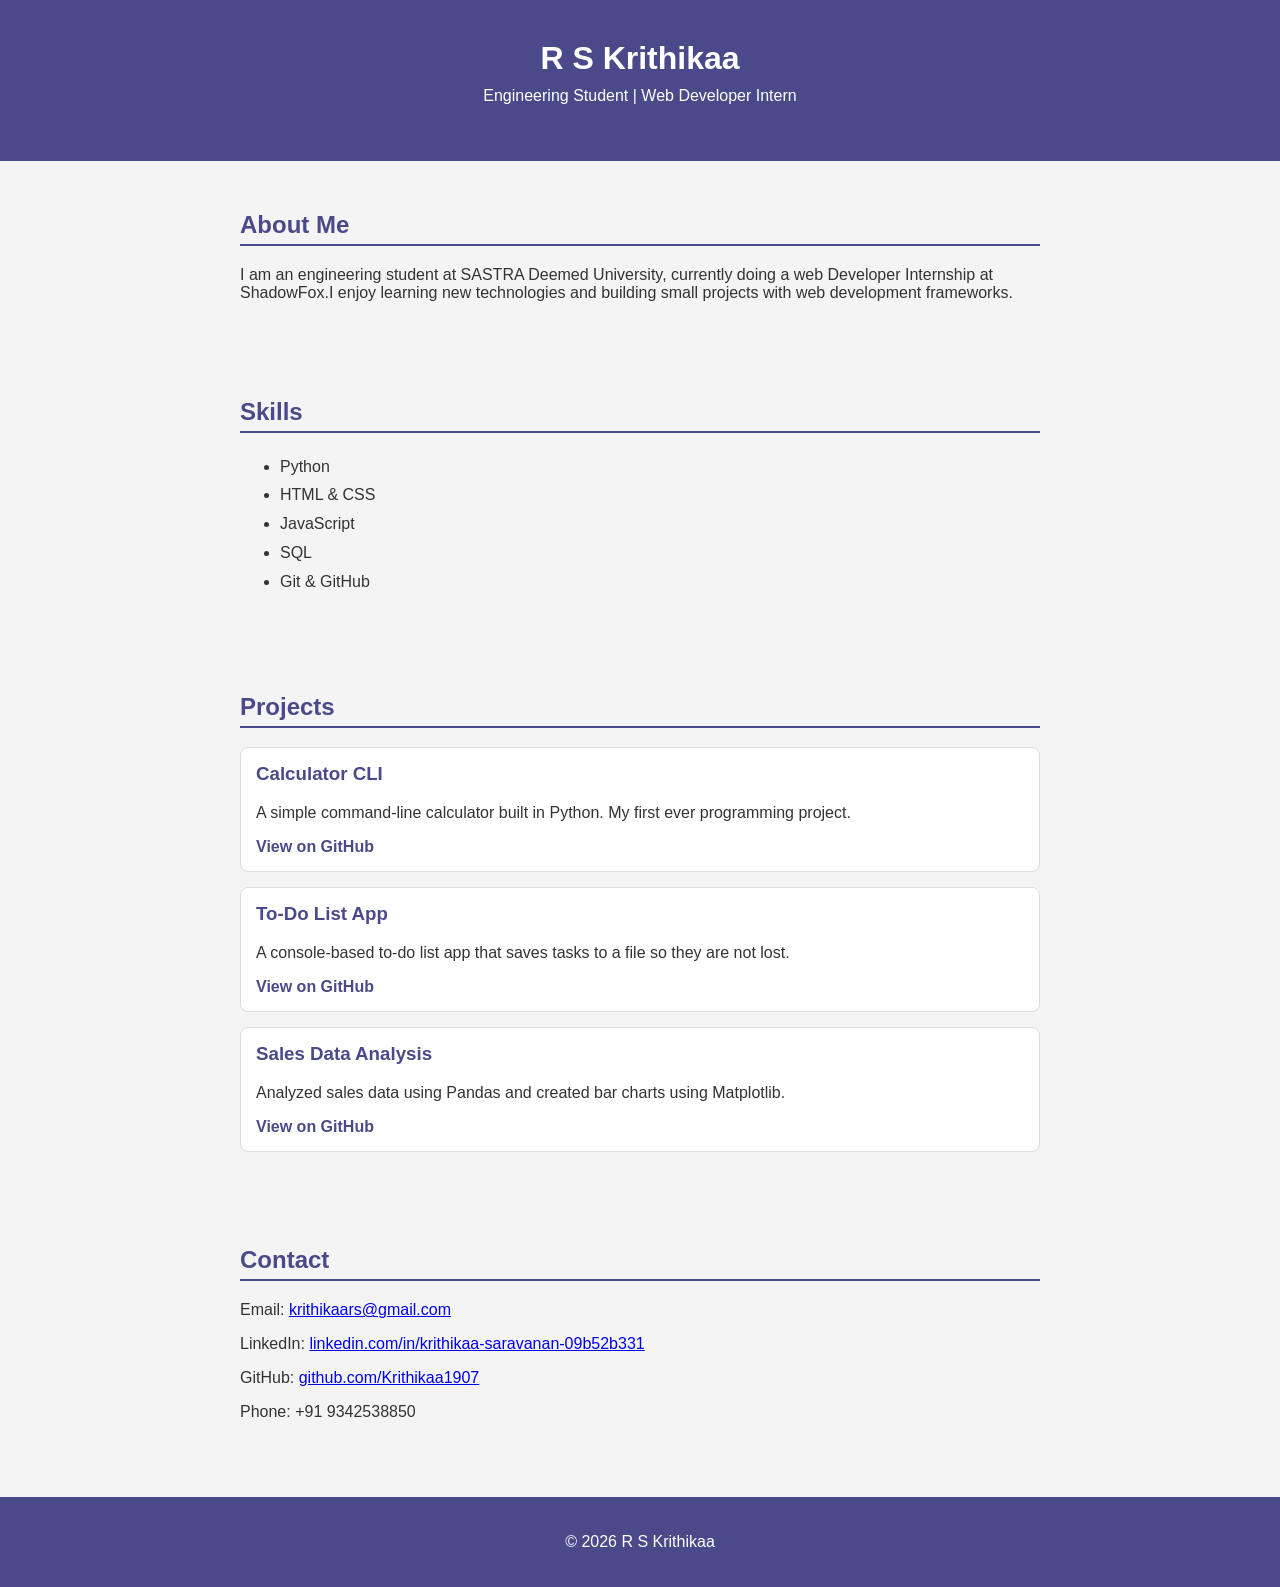
<file: index.html>
<!DOCTYPE html>
<html lang="en">
<head>
<meta charset="UTF-8">
<meta name="viewport" content="width=device-width, initial-scale=1.0">
<title>R S Krithikaa - Portfolio</title>
<style>
  body {
    font-family: Arial, sans-serif;
    margin: 0;
    padding: 0;
    background-color: #f4f4f4;
    color: #333;
  }

  header {
    background-color: #4a4a8a;
    color: white;
    text-align: center;
    padding: 40px 20px;
  }

  header h1 {
    margin: 0;
    font-size: 2rem;
  }

  header p {
    margin-top: 10px;
    font-size: 1rem;
  }

  section {
    padding: 30px 20px;
    max-width: 800px;
    margin: 0 auto;
  }

  h2 {
    color: #4a4a8a;
    border-bottom: 2px solid #4a4a8a;
    padding-bottom: 5px;
  }

  ul {
    line-height: 1.8;
  }

  .project {
    background-color: white;
    border: 1px solid #ddd;
    border-radius: 8px;
    padding: 15px;
    margin-bottom: 15px;
  }

  .project h3 {
    margin-top: 0;
    color: #4a4a8a;
  }

  .project a {
    color: #4a4a8a;
    text-decoration: none;
    font-weight: bold;
  }

  footer {
    text-align: center;
    padding: 20px;
    background-color: #4a4a8a;
    color: white;
    margin-top: 30px;
  }

  /* Simple responsive fix for mobile */
  @media (max-width: 600px) {
    header h1 {
      font-size: 1.5rem;
    }
  }
</style>
</head>
<body>

<header>
  <h1>R S Krithikaa</h1>
  <p>Engineering Student | Web Developer Intern</p>
</header>

<section id="about">
  <h2>About Me</h2>
  <p>I am an engineering student at SASTRA Deemed University, currently doing a web Developer Internship at ShadowFox.I enjoy learning new technologies and building small projects with web development frameworks.</p>
</section>

<section id="skills">
  <h2>Skills</h2>
  <ul>
    <li>Python</li>
    <li>HTML &amp; CSS</li>
    <li>JavaScript</li>
    <li>SQL</li>
    <li>Git &amp; GitHub</li>
  </ul>
</section>

<section id="projects">
  <h2>Projects</h2>

  <div class="project">
    <h3>Calculator CLI</h3>
    <p>A simple command-line calculator built in Python. My first ever programming project.</p>
    <a href="https://github.com/Krithikaa1907/calculator-cli" target="_blank">View on GitHub</a>
  </div>

  <div class="project">
    <h3>To-Do List App</h3>
    <p>A console-based to-do list app that saves tasks to a file so they are not lost.</p>
    <a href="https://github.com/Krithikaa1907/todo-list-app" target="_blank">View on GitHub</a>
  </div>

  <div class="project">
    <h3>Sales Data Analysis</h3>
    <p>Analyzed sales data using Pandas and created bar charts using Matplotlib.</p>
    <a href="https://github.com/Krithikaa1907/sales-data-analysis" target="_blank">View on GitHub</a>
  </div>

</section>

<section id="contact">
  <h2>Contact</h2>
  <p>Email: <a href="mailto:krithikaars@gmail.com">krithikaars@gmail.com</a></p>
  <p>LinkedIn: <a href="https://www.linkedin.com/in/krithikaa-saravanan-09b52b331?utm_source=share_via&utm_content=profile&utm_medium=member_android" target="_blank">linkedin.com/in/krithikaa-saravanan-09b52b331</a></p>
  <p>GitHub: <a href="https://github.com/Krithikaa1907" target="_blank">github.com/Krithikaa1907</a></p>
  <p>Phone: +91 9342538850</p>
</section>

<footer>
  <p>&copy; 2026 R S Krithikaa</p>
</footer>

</body>
</html>
</file>
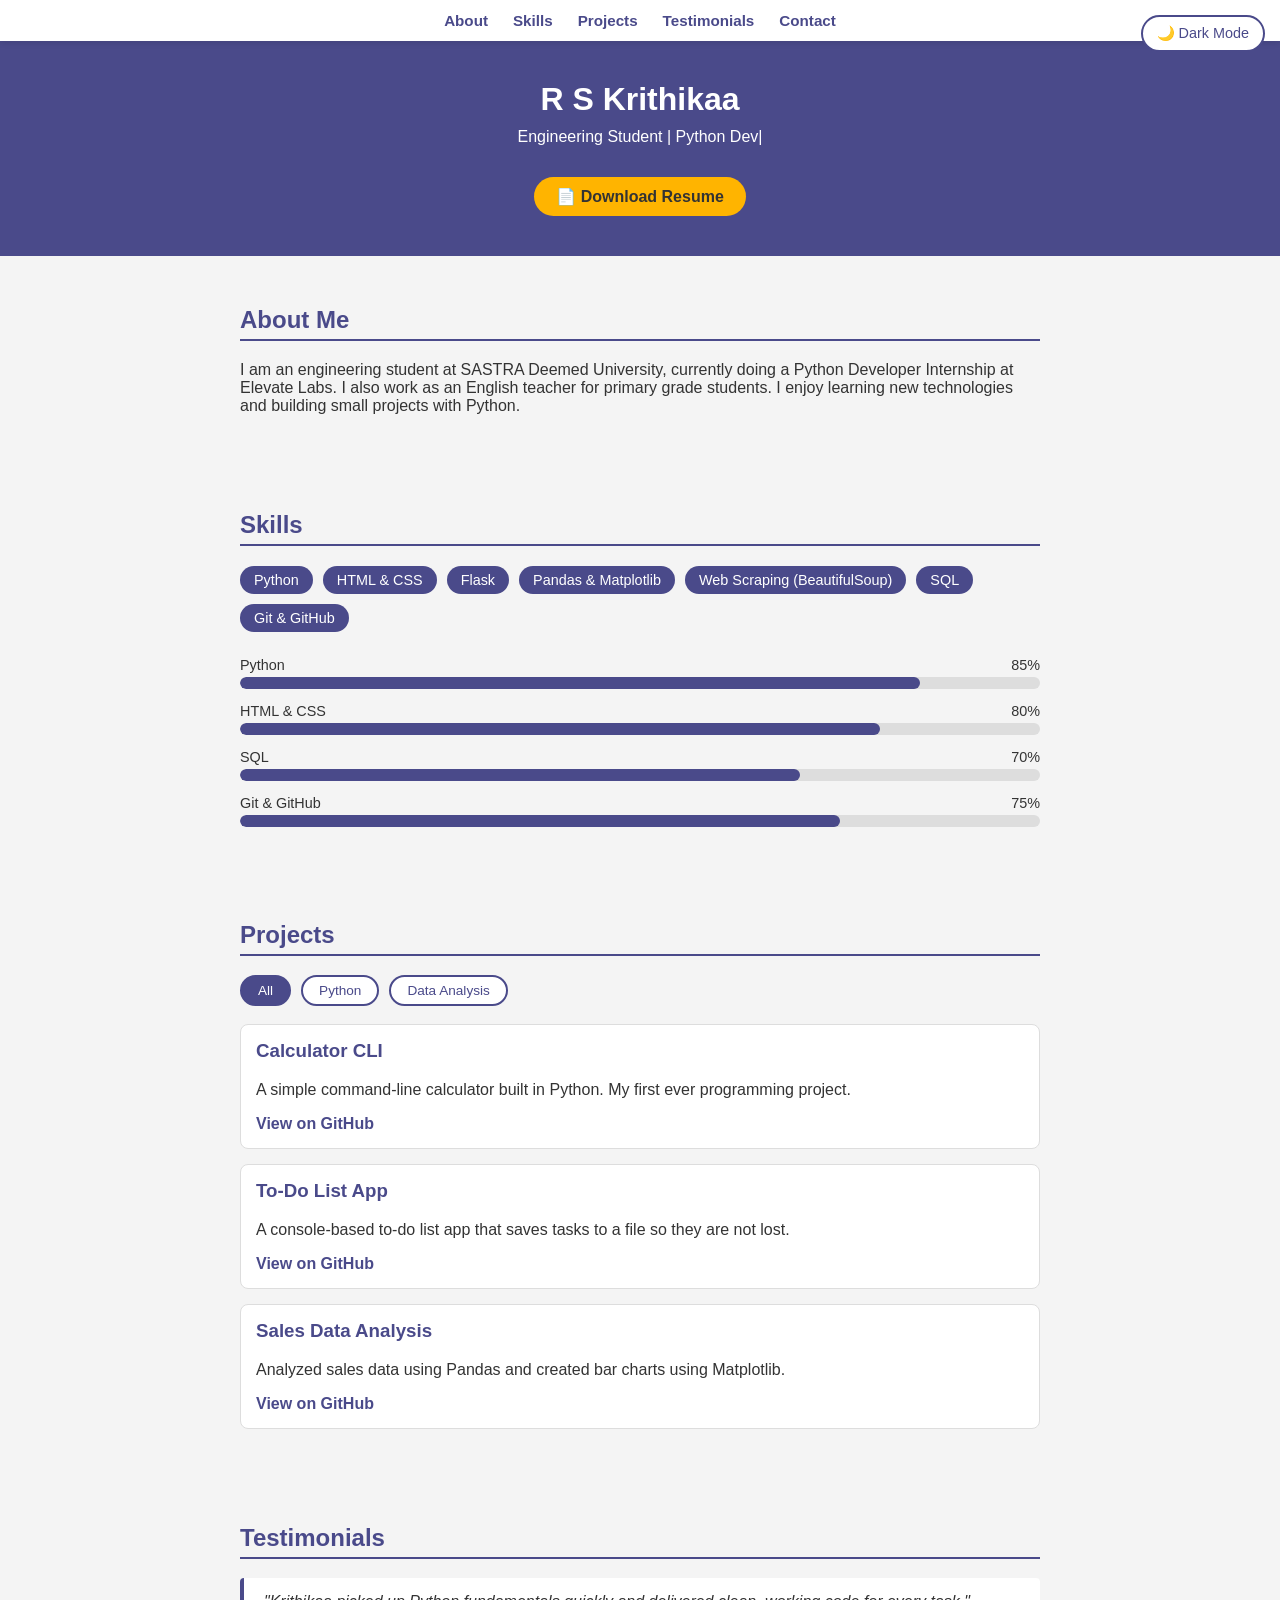
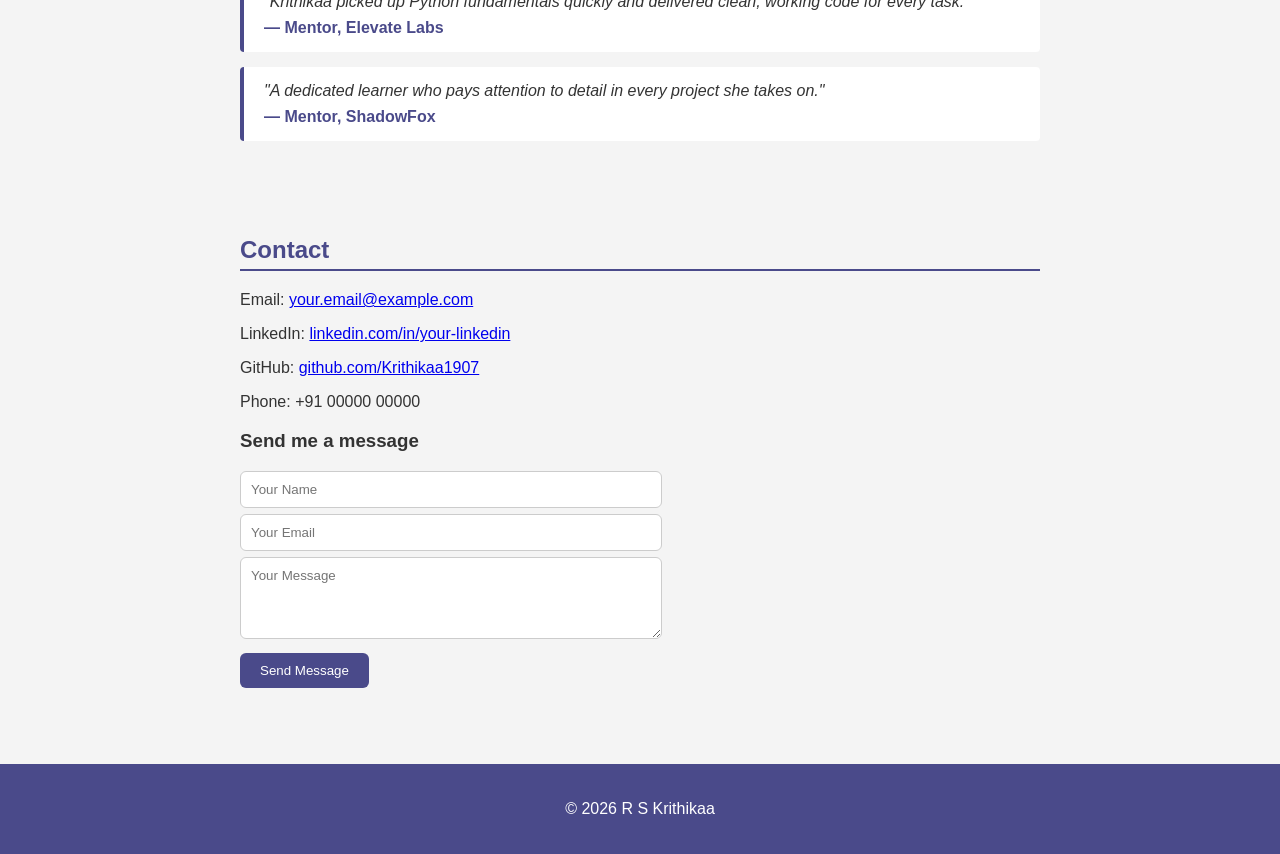
<file: Task1-Portfolio-website/index.html>
<!DOCTYPE html>
<html lang="en">
<head>
<meta charset="UTF-8">
<meta name="viewport" content="width=device-width, initial-scale=1.0">
<title>R S Krithikaa - Portfolio</title>
<style>
  /* ===== SAME BASE STYLES AS BEFORE ===== */
  body {
    font-family: Arial, sans-serif;
    margin: 0;
    padding: 0;
    background-color: #f4f4f4;
    color: #333;
    /* NEW: smooth theme switching */
    transition: background-color 0.3s, color 0.3s;
  }

  header {
    background-color: #4a4a8a;
    color: white;
    text-align: center;
    padding: 40px 20px;
  }

  header h1 {
    margin: 0;
    font-size: 2rem;
  }

  header p {
    margin-top: 10px;
    font-size: 1rem;
  }

  section {
    padding: 30px 20px;
    max-width: 800px;
    margin: 0 auto;
  }

  h2 {
    color: #4a4a8a;
    border-bottom: 2px solid #4a4a8a;
    padding-bottom: 5px;
  }

  ul {
    line-height: 1.8;
  }

  .project {
    background-color: white;
    border: 1px solid #ddd;
    border-radius: 8px;
    padding: 15px;
    margin-bottom: 15px;
    /* NEW: hover effect */
    transition: transform 0.2s, box-shadow 0.2s;
  }

  /* NEW: project card lifts up on hover */
  .project:hover {
    transform: translateY(-4px);
    box-shadow: 0 6px 12px rgba(0,0,0,0.15);
  }

  .project h3 {
    margin-top: 0;
    color: #4a4a8a;
  }

  .project a {
    color: #4a4a8a;
    text-decoration: none;
    font-weight: bold;
  }

  footer {
    text-align: center;
    padding: 20px;
    background-color: #4a4a8a;
    color: white;
    margin-top: 30px;
  }

  @media (max-width: 600px) {
    header h1 {
      font-size: 1.5rem;
    }
  }

  /* ===== NEW: DARK MODE STYLES ===== */
  body.dark-mode {
    background-color: #1a1a2e;
    color: #e8e8e8;
  }

  body.dark-mode .project {
    background-color: #24243e;
    border-color: #3a3a5a;
  }

  body.dark-mode h2 {
    color: #a8a8e8;
    border-bottom-color: #a8a8e8;
  }

  body.dark-mode .project a {
    color: #a8a8e8;
  }

  /* NEW: dark mode toggle button */
  #themeToggle {
    position: fixed;
    top: 15px;
    right: 15px;
    background-color: white;
    border: 2px solid #4a4a8a;
    color: #4a4a8a;
    padding: 8px 14px;
    border-radius: 20px;
    cursor: pointer;
    font-size: 0.9rem;
    z-index: 100;
  }

  /* NEW: back to top button */
  #backToTop {
    position: fixed;
    bottom: 20px;
    right: 20px;
    background-color: #4a4a8a;
    color: white;
    border: none;
    padding: 12px 16px;
    border-radius: 50%;
    cursor: pointer;
    font-size: 1.2rem;
    display: none;
  }

  /* NEW: skill tag pills instead of plain bullet list */
  .skills-container {
    display: flex;
    flex-wrap: wrap;
    gap: 10px;
  }

  .skill-tag {
    background-color: #4a4a8a;
    color: white;
    padding: 6px 14px;
    border-radius: 20px;
    font-size: 0.9rem;
  }

  body.dark-mode .skill-tag {
    background-color: #a8a8e8;
    color: #1a1a2e;
  }

  /* NEW: sticky navigation bar */
  #navbar {
    position: sticky;
    top: 0;
    background-color: white;
    box-shadow: 0 2px 6px rgba(0,0,0,0.1);
    display: flex;
    justify-content: center;
    gap: 25px;
    padding: 12px;
    z-index: 50;
  }

  body.dark-mode #navbar {
    background-color: #24243e;
  }

  #navbar a {
    color: #4a4a8a;
    text-decoration: none;
    font-weight: bold;
    font-size: 0.95rem;
  }

  body.dark-mode #navbar a {
    color: #a8a8e8;
  }

  #navbar a:hover {
    text-decoration: underline;
  }

  /* NEW: scroll progress bar at the very top of the page */
  #progressBar {
    position: fixed;
    top: 0;
    left: 0;
    height: 4px;
    background-color: #ffb400;
    width: 0%;
    z-index: 200;
  }

  /* NEW: fade-in animation when sections scroll into view */
  section {
    opacity: 0;
    transform: translateY(20px);
    transition: opacity 0.6s ease-out, transform 0.6s ease-out;
  }

  section.visible {
    opacity: 1;
    transform: translateY(0);
  }

  /* NEW: typing cursor effect for the header tagline */
  #typedText::after {
    content: "|";
    animation: blink 0.7s infinite;
  }

  @keyframes blink {
    0%, 50% { opacity: 1; }
    51%, 100% { opacity: 0; }
  }

  /* NEW: contact form styling */
  #contactForm input,
  #contactForm textarea {
    width: 100%;
    max-width: 400px;
    padding: 10px;
    margin: 6px 0;
    border-radius: 6px;
    border: 1px solid #ccc;
    font-family: inherit;
    display: block;
  }

  #contactForm button {
    background-color: #4a4a8a;
    color: white;
    border: none;
    padding: 10px 20px;
    border-radius: 6px;
    cursor: pointer;
    margin-top: 8px;
  }

  #contactForm button:hover {
    background-color: #38386a;
  }

  #formMessage {
    margin-top: 10px;
    font-weight: bold;
    color: green;
  }

  /* NEW: skill progress bars */
  .skill-bar-item {
    margin-bottom: 14px;
  }

  .skill-bar-label {
    display: flex;
    justify-content: space-between;
    margin-bottom: 4px;
    font-size: 0.9rem;
  }

  .skill-bar-track {
    background-color: #ddd;
    border-radius: 10px;
    height: 12px;
    overflow: hidden;
  }

  body.dark-mode .skill-bar-track {
    background-color: #3a3a5a;
  }

  .skill-bar-fill {
    background-color: #4a4a8a;
    height: 100%;
    width: 0%; /* JS animates this to the real value */
    border-radius: 10px;
    transition: width 1.2s ease-out;
  }

  body.dark-mode .skill-bar-fill {
    background-color: #a8a8e8;
  }

  /* NEW: project filter buttons */
  .filter-buttons {
    display: flex;
    gap: 10px;
    flex-wrap: wrap;
    margin-bottom: 18px;
  }

  .filter-btn {
    background-color: white;
    border: 2px solid #4a4a8a;
    color: #4a4a8a;
    padding: 6px 16px;
    border-radius: 20px;
    cursor: pointer;
    font-size: 0.85rem;
  }

  .filter-btn.active,
  .filter-btn:hover {
    background-color: #4a4a8a;
    color: white;
  }

  body.dark-mode .filter-btn {
    background-color: #24243e;
    border-color: #a8a8e8;
    color: #a8a8e8;
  }

  body.dark-mode .filter-btn.active,
  body.dark-mode .filter-btn:hover {
    background-color: #a8a8e8;
    color: #1a1a2e;
  }

  /* NEW: hide projects that don't match the selected filter */
  .project.hidden {
    display: none;
  }

  /* NEW: testimonials section */
  .testimonial {
    background-color: white;
    border-left: 4px solid #4a4a8a;
    padding: 15px 20px;
    margin-bottom: 15px;
    border-radius: 4px;
    font-style: italic;
  }

  body.dark-mode .testimonial {
    background-color: #24243e;
    border-left-color: #a8a8e8;
  }

  .testimonial-author {
    display: block;
    margin-top: 8px;
    font-style: normal;
    font-weight: bold;
    color: #4a4a8a;
  }

  body.dark-mode .testimonial-author {
    color: #a8a8e8;
  }

  /* NEW: loading screen shown briefly when the page first opens */
  #loadingScreen {
    position: fixed;
    top: 0;
    left: 0;
    width: 100%;
    height: 100%;
    background-color: #4a4a8a;
    display: flex;
    flex-direction: column;
    align-items: center;
    justify-content: center;
    z-index: 999;
    transition: opacity 0.5s ease-out;
  }

  #loadingScreen.fade-out {
    opacity: 0;
    pointer-events: none;
  }

  .spinner {
    width: 50px;
    height: 50px;
    border: 5px solid rgba(255,255,255,0.3);
    border-top-color: white;
    border-radius: 50%;
    animation: spin 0.8s linear infinite;
  }
  @keyframes spin {
    to { transform: rotate(360deg); }
  }

  #loadingScreen p {
    color: white;
    margin-top: 15px;
    font-size: 1rem;
  }

  /* NEW: page fade-in once loading screen disappears */
  body {
    opacity: 0;
  }

  body.loaded {
    opacity: 1;
    transition: opacity 0.5s ease-in;
  }

  /* NEW: resume download button */
  .resume-btn {
    display: inline-block;
    background-color: #ffb400;
    color: #333;
    text-decoration: none;
    font-weight: bold;
    padding: 10px 22px;
    border-radius: 25px;
    margin-top: 15px;
  }

  .resume-btn:hover {
    background-color: #e6a200;
  }
</style>
</head>
<body>

<!-- NEW: loading screen shown while the page first loads -->
<div id="loadingScreen">
  <div class="spinner"></div>
  <p>Loading portfolio...</p>
</div>

<!-- NEW: Dark/Light mode toggle button -->
<button id="themeToggle" onclick="toggleTheme()">🌙 Dark Mode</button>

<!-- NEW: scroll progress bar -->
<div id="progressBar"></div>

<!-- NEW: sticky nav bar for quick section jumps -->
<div id="navbar">
  <a href="#about">About</a>
  <a href="#skills">Skills</a>
  <a href="#projects">Projects</a>
  <a href="#testimonials">Testimonials</a>
  <a href="#contact">Contact</a>
</div>

<header>
  <h1>R S Krithikaa</h1>
  <!-- NEW: this line now gets "typed out" by JavaScript instead of just appearing -->
  <p id="typedText"></p>
  <!-- NEW: resume download button -->
  <a href="resume.pdf" download class="resume-btn">📄 Download Resume</a>
</header>

<section id="about">
  <h2>About Me</h2>
  <p>I am an engineering student at SASTRA Deemed University, currently doing a Python Developer Internship at Elevate Labs. I also work as an English teacher for primary grade students. I enjoy learning new technologies and building small projects with Python.</p>
</section>

<section id="skills">
  <h2>Skills</h2>
  <!-- NEW: skills shown as tags instead of a plain bullet list -->
  <div class="skills-container">
    <span class="skill-tag">Python</span>
    <span class="skill-tag">HTML &amp; CSS</span>
    <span class="skill-tag">Flask</span>
    <span class="skill-tag">Pandas &amp; Matplotlib</span>
    <span class="skill-tag">Web Scraping (BeautifulSoup)</span>
    <span class="skill-tag">SQL</span>
    <span class="skill-tag">Git &amp; GitHub</span>
  </div>

  <!-- NEW: skill progress bars showing proficiency level -->
  <div style="margin-top: 25px;">
    <div class="skill-bar-item">
      <div class="skill-bar-label"><span>Python</span><span>85%</span></div>
      <div class="skill-bar-track"><div class="skill-bar-fill" data-percent="85"></div></div>
    </div>
    <div class="skill-bar-item">
      <div class="skill-bar-label"><span>HTML &amp; CSS</span><span>80%</span></div>
      <div class="skill-bar-track"><div class="skill-bar-fill" data-percent="80"></div></div>
    </div>
    <div class="skill-bar-item">
      <div class="skill-bar-label"><span>SQL</span><span>70%</span></div>
      <div class="skill-bar-track"><div class="skill-bar-fill" data-percent="70"></div></div>
    </div>
    <div class="skill-bar-item">
      <div class="skill-bar-label"><span>Git &amp; GitHub</span><span>75%</span></div>
      <div class="skill-bar-track"><div class="skill-bar-fill" data-percent="75"></div></div>
    </div>
  </div>
</section>

<section id="projects">
  <h2>Projects</h2>

  <!-- NEW: filter buttons to sort projects by category -->
  <div class="filter-buttons">
    <button class="filter-btn active" onclick="filterProjects('all', this)">All</button>
    <button class="filter-btn" onclick="filterProjects('python', this)">Python</button>
    <button class="filter-btn" onclick="filterProjects('data', this)">Data Analysis</button>
  </div>

  <div class="project" data-category="python">
    <h3>Calculator CLI</h3>
    <p>A simple command-line calculator built in Python. My first ever programming project.</p>
    <a href="https://github.com/Krithikaa1907/calculator-cli" target="_blank">View on GitHub</a>
  </div>

  <div class="project" data-category="python">
    <h3>To-Do List App</h3>
    <p>A console-based to-do list app that saves tasks to a file so they are not lost.</p>
    <a href="https://github.com/Krithikaa1907/todo-list-app" target="_blank">View on GitHub</a>
  </div>

  <div class="project" data-category="data">
    <h3>Sales Data Analysis</h3>
    <p>Analyzed sales data using Pandas and created bar charts using Matplotlib.</p>
    <a href="https://github.com/Krithikaa1907/sales-data-analysis" target="_blank">View on GitHub</a>
  </div>

</section>

<!-- NEW: Testimonials section -->
<section id="testimonials">
  <h2>Testimonials</h2>
  <div class="testimonial">
    "Krithikaa picked up Python fundamentals quickly and delivered clean, working code for every task."
    <span class="testimonial-author">— Mentor, Elevate Labs</span>
  </div>
  <div class="testimonial">
    "A dedicated learner who pays attention to detail in every project she takes on."
    <span class="testimonial-author">— Mentor, ShadowFox</span>
  </div>
</section>

<section id="contact">
  <h2>Contact</h2>
  <p>Email: <a href="mailto:your.email@example.com">your.email@example.com</a></p>
  <p>LinkedIn: <a href="https://linkedin.com/in/your-linkedin" target="_blank">linkedin.com/in/your-linkedin</a></p>
  <p>GitHub: <a href="https://github.com/Krithikaa1907" target="_blank">github.com/Krithikaa1907</a></p>
  <p>Phone: +91 00000 00000</p>

  <!-- NEW: simple contact form (demo only, does not actually send email) -->
  <h3>Send me a message</h3>
  <form id="contactForm" onsubmit="handleFormSubmit(event)">
    <input type="text" id="nameInput" placeholder="Your Name" required>
    <input type="email" id="emailInput" placeholder="Your Email" required>
    <textarea id="messageInput" rows="4" placeholder="Your Message" required></textarea>
    <button type="submit">Send Message</button>
  </form>
  <p id="formMessage"></p>
</section>

<footer>
  <p>&copy; 2026 R S Krithikaa</p>
</footer>

<!-- NEW: Back to top button -->
<button id="backToTop" onclick="scrollToTop()">↑</button>

<script>
  // ===== NEW: Dark mode toggle =====
  function toggleTheme() {
    document.body.classList.toggle('dark-mode');
    const btn = document.getElementById('themeToggle');
    if (document.body.classList.contains('dark-mode')) {
      btn.textContent = '☀️ Light Mode';
    } else {
      btn.textContent = '🌙 Dark Mode';
    }
  }

  // ===== NEW: Show "back to top" button only after scrolling down =====
  window.onscroll = function() {
    const backToTopBtn = document.getElementById('backToTop');
    if (document.body.scrollTop > 300 || document.documentElement.scrollTop > 300) {
      backToTopBtn.style.display = 'block';
    } else {
      backToTopBtn.style.display = 'none';
    }
  };

  // ===== NEW: Smooth scroll to top =====
  function scrollToTop() {
    window.scrollTo({ top: 0, behavior: 'smooth' });
  }

  // ===== NEW: Typing animation for the header subtitle =====
  const textToType = "Engineering Student | Python Developer Intern";
  let charIndex = 0;
  function typeWriter() {
    if (charIndex < textToType.length) {
      document.getElementById('typedText').textContent += textToType.charAt(charIndex);
      charIndex++;
      setTimeout(typeWriter, 60);
    }
  }
  typeWriter();

  // ===== NEW: Scroll progress bar fills up as the user scrolls down the page =====
  window.addEventListener('scroll', function() {
    const scrollTop = document.documentElement.scrollTop || document.body.scrollTop;
    const scrollHeight = document.documentElement.scrollHeight - document.documentElement.clientHeight;
    const scrolled = (scrollTop / scrollHeight) * 100;
    document.getElementById('progressBar').style.width = scrolled + '%';
  });

  // ===== NEW: Fade in each section as it scrolls into view =====
  const sections = document.querySelectorAll('section');
  const observer = new IntersectionObserver((entries) => {
    entries.forEach(entry => {
      if (entry.isIntersecting) {
        entry.target.classList.add('visible');
      }
    });
  }, { threshold: 0.15 });
  sections.forEach(sec => observer.observe(sec));

  function handleFormSubmit(event) {
    event.preventDefault(); // stop the page from refreshing
    const name = document.getElementById('nameInput').value;
    document.getElementById('formMessage').textContent =
      "Thanks " + name + "! (This is a demo form - connect it to a backend or a service like Formspree to actually receive messages.)";
    document.getElementById('contactForm').reset();
  }

  // ===== NEW: Animate skill bars to their target width when they scroll into view =====
  const skillBars = document.querySelectorAll('.skill-bar-fill');
  const skillObserver = new IntersectionObserver((entries) => {
    entries.forEach(entry => {
      if (entry.isIntersecting) {
        const bar = entry.target;
        bar.style.width = bar.getAttribute('data-percent') + '%';
      }
    });
  }, { threshold: 0.3 });
  skillBars.forEach(bar => skillObserver.observe(bar));

  // ===== NEW: Filter projects by category when a filter button is clicked =====
  function filterProjects(category, btn) {
    // update active button styling
    document.querySelectorAll('.filter-btn').forEach(b => b.classList.remove('active'));
    btn.classList.add('active');

    // show/hide project cards based on category
    document.querySelectorAll('.project').forEach(proj => {
      if (category === 'all' || proj.getAttribute('data-category') === category) {
        proj.classList.remove('hidden');
      } else {
        proj.classList.add('hidden');
      }
    });
  }

  // ===== NEW: Hide the loading screen once everything has finished loading =====
  window.addEventListener('load', function() {
    setTimeout(function() {
      document.getElementById('loadingScreen').classList.add('fade-out');
      document.body.classList.add('loaded');
    }, 600); // small delay so the spinner is visible briefly
  });
</script>

</body>
</html>
</file>
